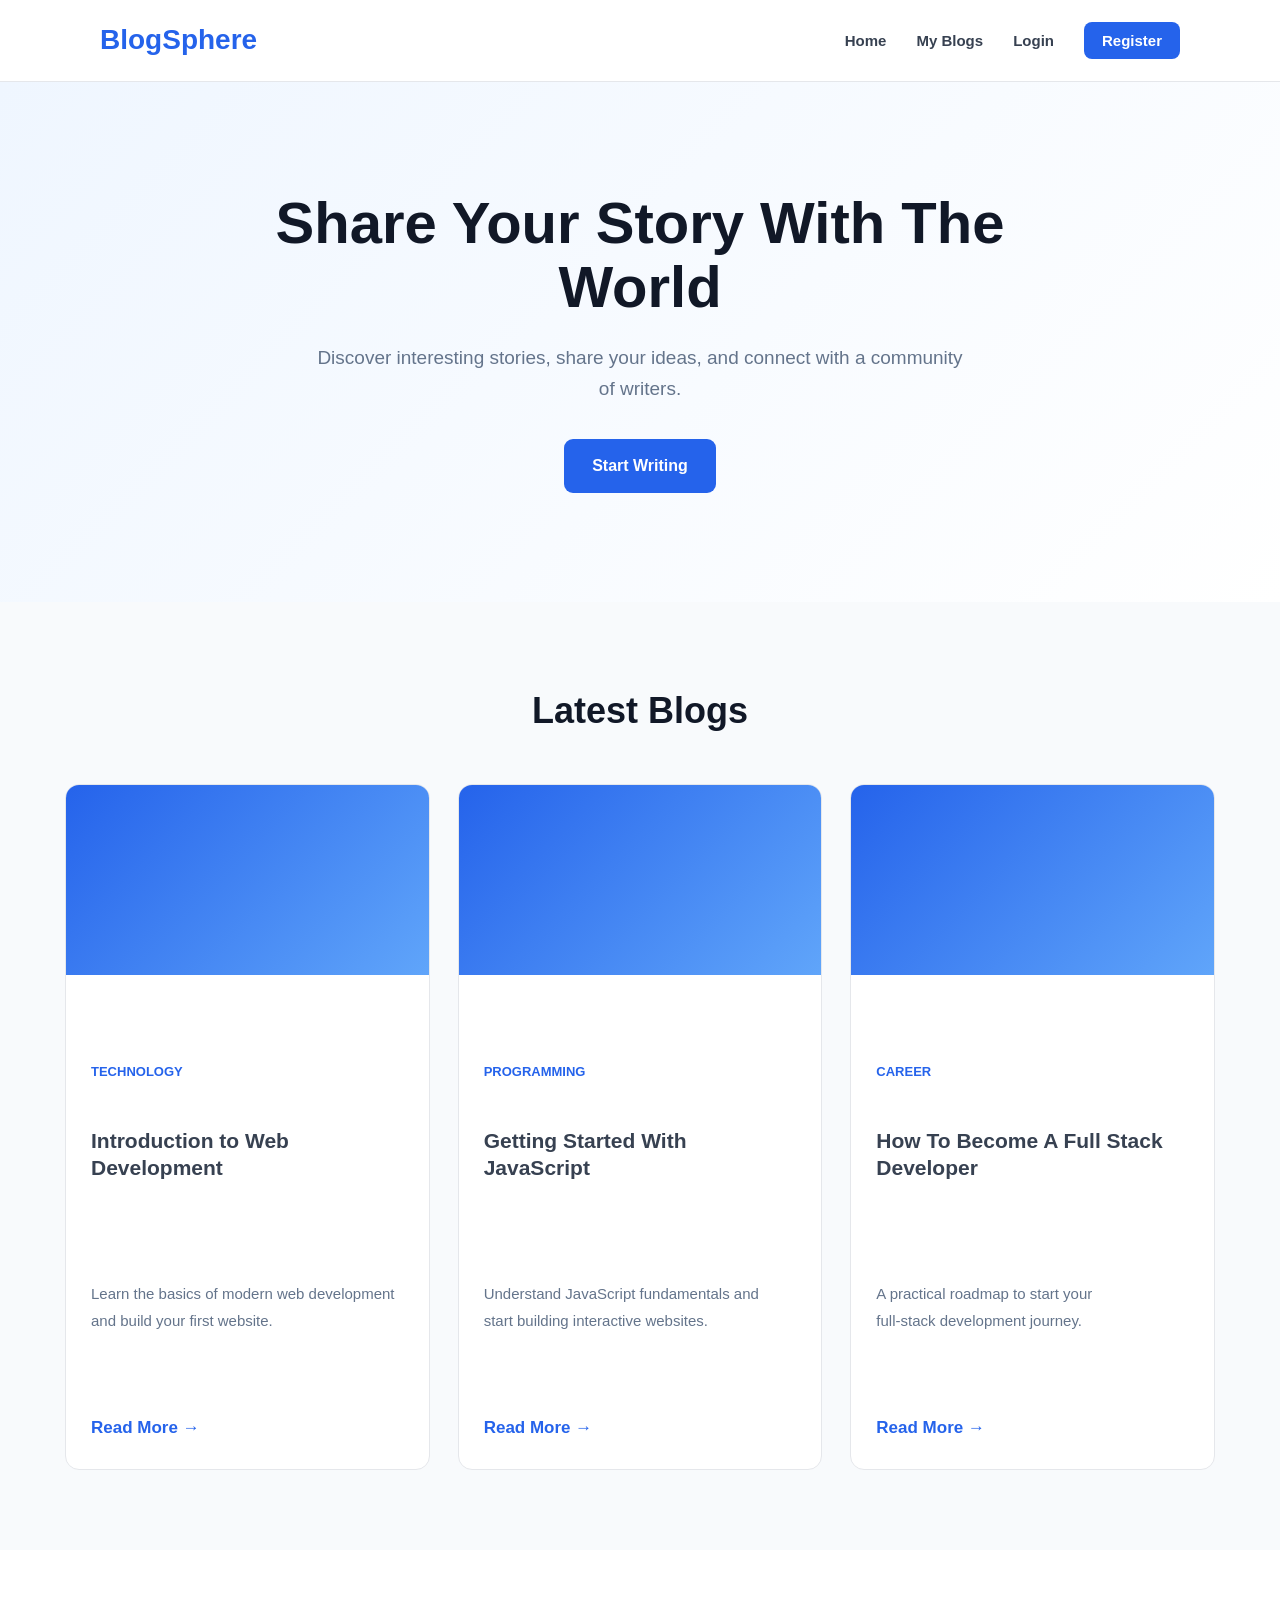
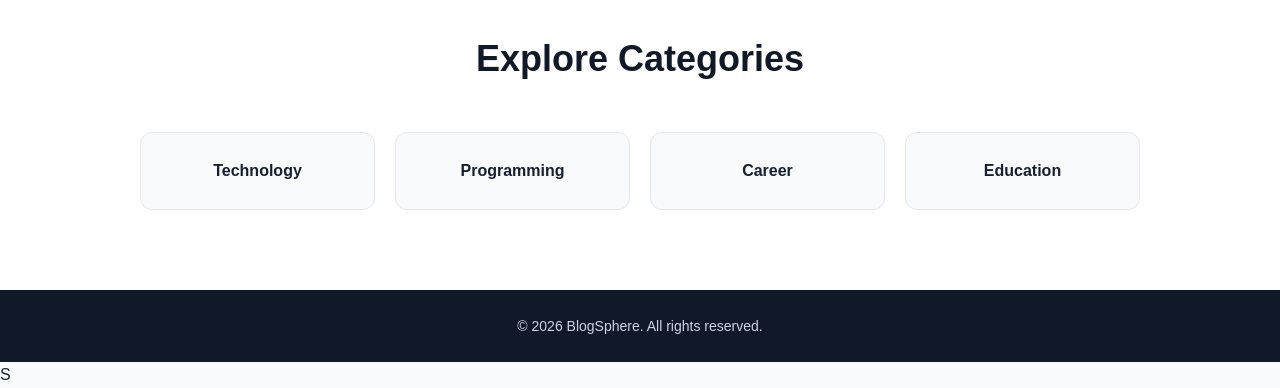
<file: frontend/index.html>
<!DOCTYPE html>
<html lang="en">
<head>
    <meta charset="UTF-8">
    <meta name="viewport" content="width=device-width, initial-scale=1.0">

    <title>BlogSphere - Modern Blog Platform</title>

    <link rel="stylesheet" href="style.css">
</head>

<body>

    <!-- Navbar -->
    <header>
        <nav class="navbar">
            <div class="logo">
                BlogSphere
            </div>

            <ul class="nav-links">
                <li><a href="index.html">Home</a></li>
                <li><a href="blog.html">My Blogs</a></li>
                <li><a href="login.html">Login</a></li>
                <li><a href="registration.html" class="register-btn">Register</a></li>
            </ul>
        </nav>
    </header>

    <!-- Hero Section -->
    <main>

        <section class="hero">
            <div class="hero-content">
                <h1>Share Your Story With The World</h1>

                <p>
                    Discover interesting stories, share your ideas,
                    and connect with a community of writers.
                </p>

                <a href="blog-create.html" class="primary-btn">
                    Start Writing
                </a>
            </div>
        </section>

        <!-- Latest Blogs -->
        <section id="blogs" class="blogs-section">

            <h2>Latest Blogs</h2>

            <div class="blog-container">

                <article class="blog-card">
                    <div class="blog-image"></div>

                    <div class="blog-content">
                        <span>Technology</span>

                        <h3>Introduction to Web Development</h3>

                        <p>
                            Learn the basics of modern web development
                            and build your first website.
                        </p>

                        <a href="blog.html">Read More →</a>
                    </div>
                </article>

                <article class="blog-card">
                    <div class="blog-image"></div>

                    <div class="blog-content">
                        <span>Programming</span>

                        <h3>Getting Started With JavaScript</h3>

                        <p>
                            Understand JavaScript fundamentals and
                            start building interactive websites.
                        </p>

                        <a href="blog.html">Read More →</a>
                    </div>
                </article>

                <article class="blog-card">
                    <div class="blog-image"></div>

                    <div class="blog-content">
                        <span>Career</span>

                        <h3>How To Become A Full Stack Developer</h3>

                        <p>
                            A practical roadmap to start your
                            full-stack development journey.
                        </p>

                        <a href="blog.html">Read More →</a>
                    </div>
                </article>

            </div>

        </section>

        <!-- Categories -->
        <section id="categories" class="categories-section">

            <h2>Explore Categories</h2>

            <div class="categories">
                <div>Technology</div>
                <div>Programming</div>
                <div>Career</div>
                <div>Education</div>
            </div>

        </section>

    </main>

    <!-- Footer -->
    <footer>
        <p>© 2026 BlogSphere. All rights reserved.</p>
    </footer>
S
    <script src="js/main.js"></script>

</body>
</html>
</file>
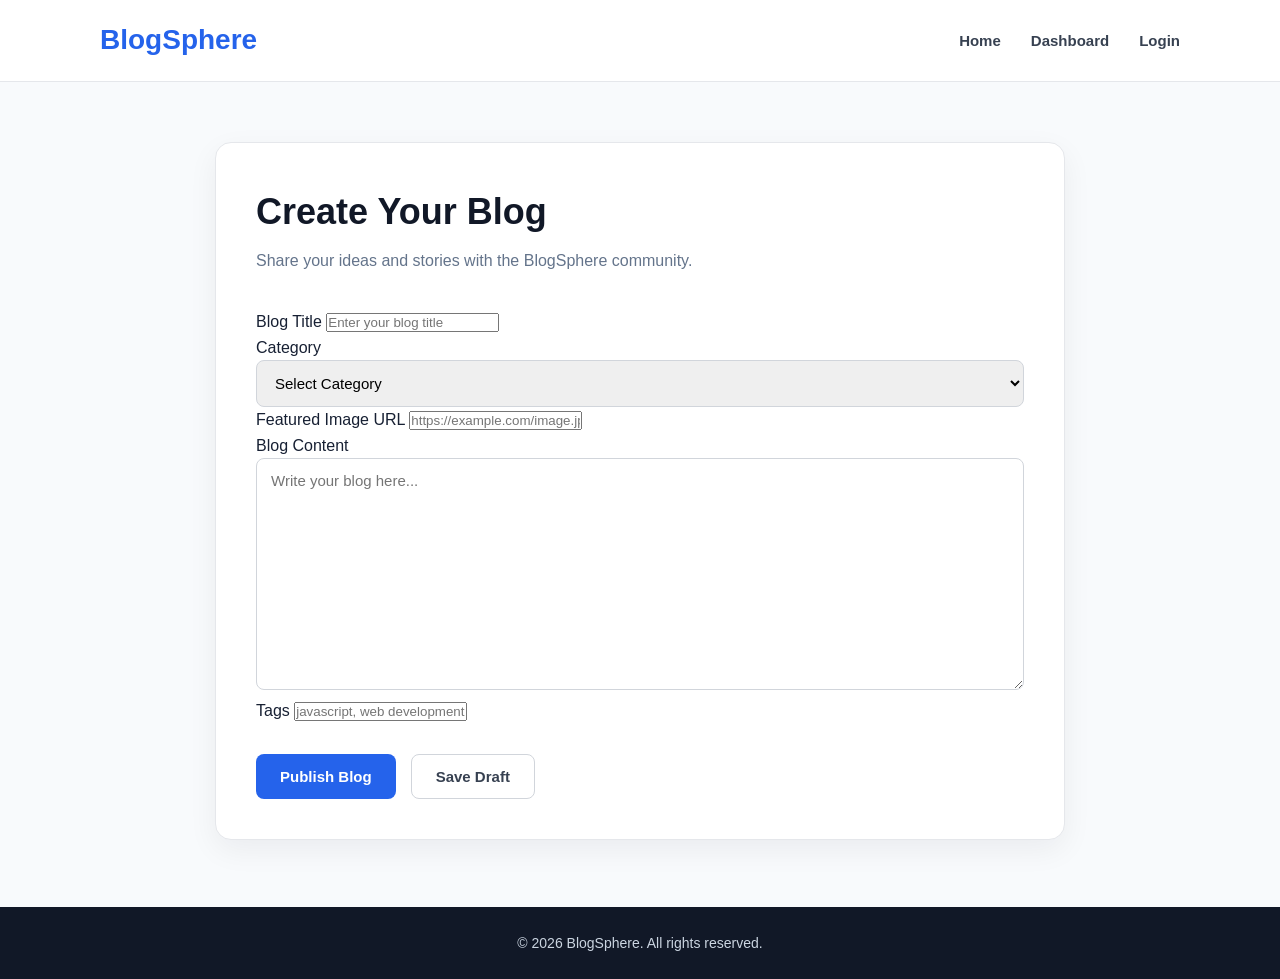
<file: frontend/blog-create.html>
<!DOCTYPE html>
<html lang="en">
<head>
    <meta charset="UTF-8">
    <meta name="viewport" content="width=device-width, initial-scale=1.0">

    <title>Create Blog - BlogSphere</title>

    <link rel="stylesheet" href="style.css">
</head>

<body>

    <!-- Navbar -->
    <header>
        <nav class="navbar">

            <div class="logo">
                BlogSphere
            </div>

            <ul class="nav-links">
                <li><a href="index.html">Home</a></li>
                <li><a href="dashboard.html">Dashboard</a></li>
                <li><a href="login.html">Login</a></li>
            </ul>

        </nav>
    </header>


    <!-- Create Blog -->
    <main class="create-blog-page">

        <div class="create-blog-container">

            <div class="create-blog-header">
                <h1>Create Your Blog</h1>

                <p>
                    Share your ideas and stories with the BlogSphere community.
                </p>
            </div>


            <form id="blogForm">

                <!-- Blog Title -->
                <div class="form-group">
                    <label for="title">Blog Title</label>

                    <input
                        type="text"
                        id="title"
                        placeholder="Enter your blog title"
                        required
                    >
                </div>


                <!-- Category -->
                <div class="form-group">
                    <label for="category">Category</label>

                    <select id="category" required>

                        <option value="">
                            Select Category
                        </option>

                        <option value="Technology">
                            Technology
                        </option>

                        <option value="Programming">
                            Programming
                        </option>

                        <option value="Education">
                            Education
                        </option>

                        <option value="Career">
                            Career
                        </option>

                        <option value="Lifestyle">
                            Lifestyle
                        </option>

                    </select>
                </div>


                <!-- Image URL -->
                <div class="form-group">
                    <label for="image">Featured Image URL</label>

                    <input
                        type="url"
                        id="image"
                        placeholder="https://example.com/image.jpg"
                    >
                </div>


                <!-- Blog Content -->
                <div class="form-group">
                    <label for="content">Blog Content</label>

                    <textarea
                        id="content"
                        rows="12"
                        placeholder="Write your blog here..."
                        required
                    ></textarea>
                </div>


                <!-- Tags -->
                <div class="form-group">
                    <label for="tags">Tags</label>

                    <input
                        type="text"
                        id="tags"
                        placeholder="javascript, web development, coding"
                    >
                </div>


                <!-- Buttons -->
                <div class="blog-form-buttons">

                    <button
                        type="submit"
                        class="publish-btn">
                        Publish Blog
                    </button>

                    <button
                        type="button"
                        class="draft-btn">
                        Save Draft
                    </button>

                </div>

            </form>

        </div>

    </main>


    <footer>
        <p>© 2026 BlogSphere. All rights reserved.</p>
    </footer>


    <script src="js/main.js"></script>

</body>
</html>
</file>
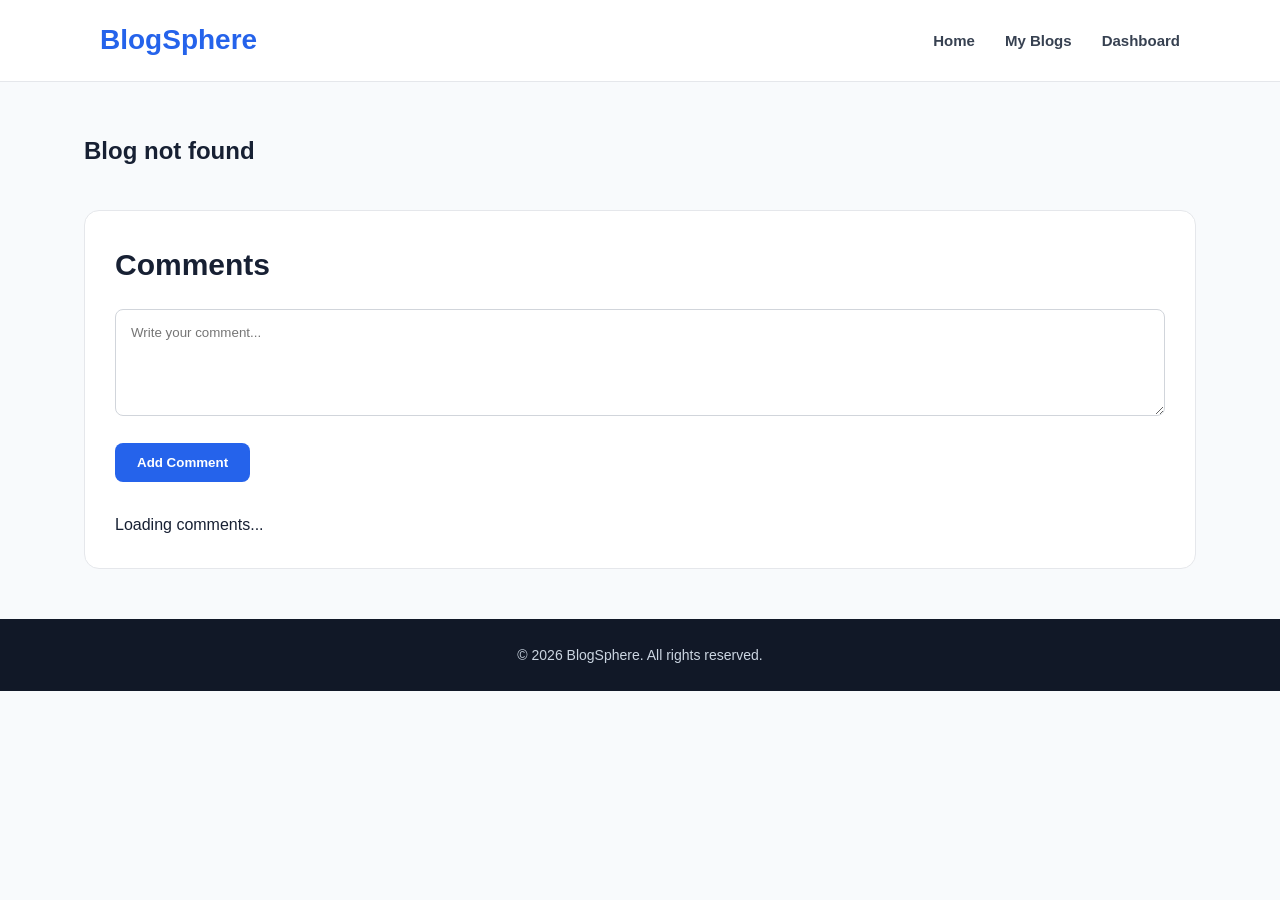
<file: frontend/blog-details.html>
<!DOCTYPE html>
<html lang="en">

<head>
    <meta charset="UTF-8">
    <meta name="viewport" content="width=device-width, initial-scale=1.0">

    <title>Blog Details - BlogSphere</title>

    <link rel="stylesheet" href="style.css">
</head>

<body>

    <!-- Navbar -->

    <header>
        <nav class="navbar">

            <div class="logo">
                BlogSphere
            </div>

            <ul class="nav-links">

                <li>
                    <a href="index.html">Home</a>
                </li>

                <li>
                    <a href="blog.html">My Blogs</a>
                </li>

                <li>
                    <a href="dashboard.html">Dashboard</a>
                </li>

            </ul>

        </nav>
    </header>


    <!-- Blog Details -->

    <main class="blog-details-page">

        <article id="blogDetails">

            <p>Loading blog...</p>

        </article>


        <!-- Comments Section -->

        <section class="comments-section">

            <h2>Comments</h2>


            <!-- Add Comment -->

            <form id="commentForm">

                <textarea
                    id="commentInput"
                    placeholder="Write your comment..."
                    rows="5"
                    required
                ></textarea>


                <button type="submit">
                    Add Comment
                </button>

            </form>


            <!-- Comments List -->

            <div id="commentsList">

                <p>Loading comments...</p>

            </div>

        </section>

    </main>


    <!-- Footer -->

    <footer>

        <p>
            © 2026 BlogSphere. All rights reserved.
        </p>

    </footer>


    <script src="js/main.js"></script>

</body>

</html>
</file>
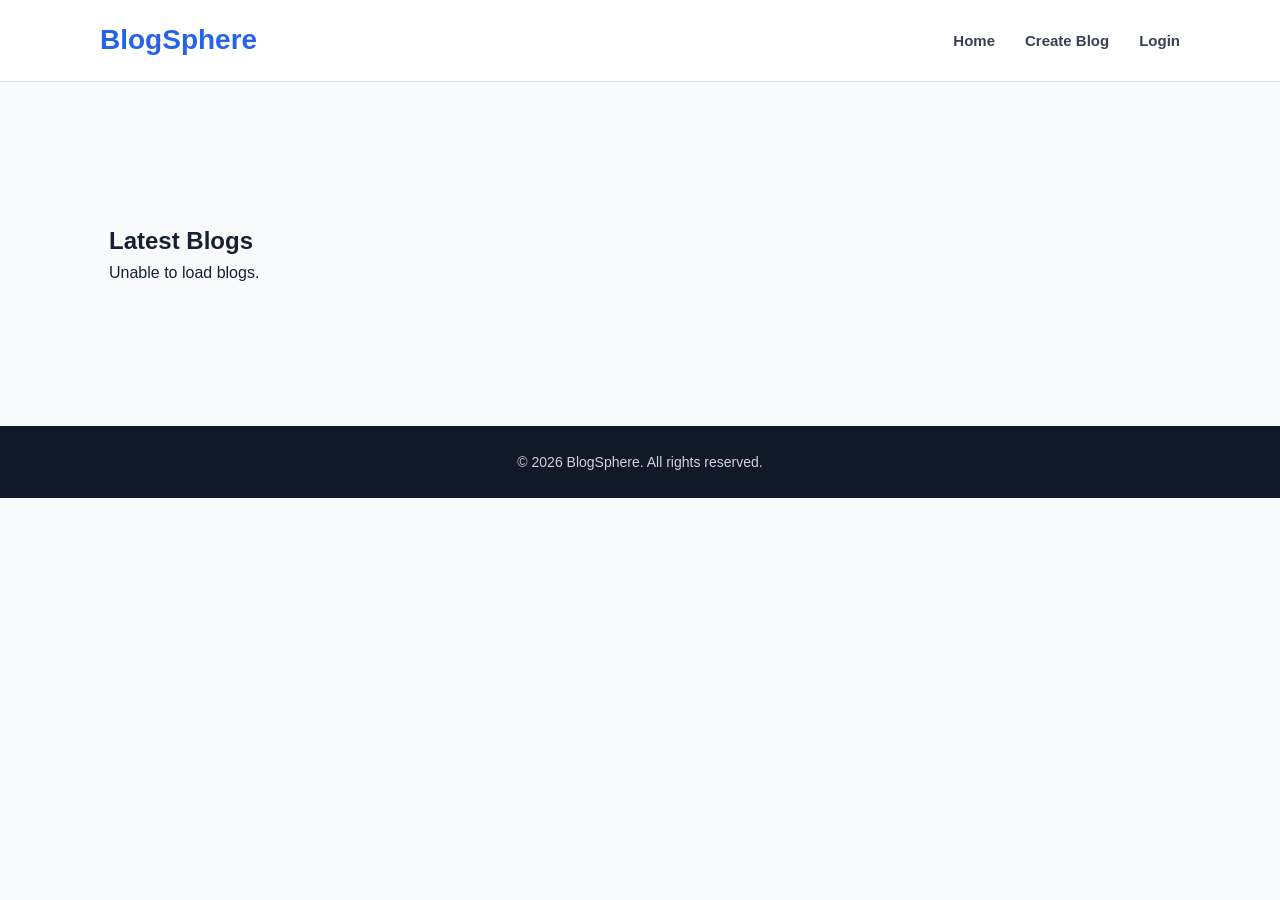
<file: frontend/blog.html>
<!DOCTYPE html>
<html lang="en">
<head>
    <meta charset="UTF-8">
    <meta name="viewport" content="width=device-width, initial-scale=1.0">

    <title>Blog - BlogSphere</title>

    <link rel="stylesheet" href="style.css">
</head>

<body>

    <!-- Navbar -->
    <header>
        <nav class="navbar">

            <div class="logo">
                BlogSphere
            </div>

            <ul class="nav-links">
                <li><a href="index.html">Home</a></li>
                <li><a href="blog-create.html">Create Blog</a></li>
                <li><a href="login.html">Login</a></li>
            </ul>

        </nav>
    </header>


    <!-- Blog Details -->
    <main class="blog-page">

    <section class="blogs-section">

        <h1>Latest Blogs</h1>

        <div id="blogsList">
            <p>Loading blogs...</p>
        </div>

    </section>

</main>

    <!-- Footer -->
    <footer>
        <p>© 2026 BlogSphere. All rights reserved.</p>
    </footer>


    <script src="js/main.js"></script>

</body>
</html>
</file>
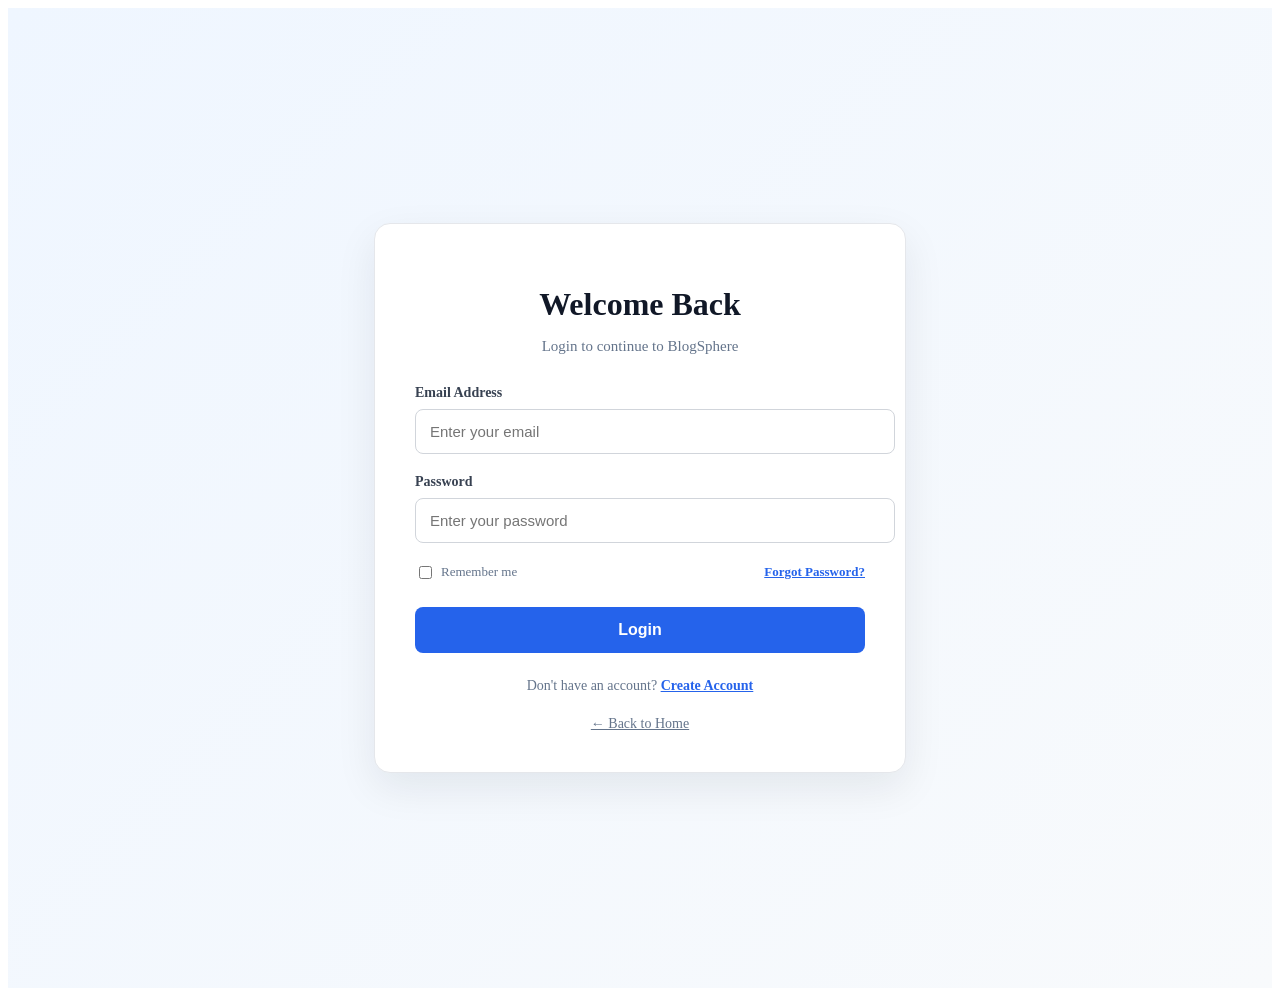
<file: frontend/dashboard.html>
<!DOCTYPE html>
<html lang="en">
<head>
    <meta charset="UTF-8">
    <meta name="viewport" content="width=device-width, initial-scale=1.0">

    <title>Dashboard - BlogSphere</title>

    <link rel="stylesheet" href="style.css">
</head>

<body>

    <header>
        <nav class="navbar">

            <div class="logo">
                BlogSphere
            </div>

            <ul class="nav-links">
                <li><a href="index.html">Home</a></li>
                <a href="blog.html">My Blogs</a>
                <li><a href="blog-create.html">Create Blog</a></li>
                <li>
                    <button id="logoutBtn" class="logout-btn">
                        Logout
                    </button>
                </li>
            </ul>

        </nav>
    </header>


    <main class="dashboard-page">

        <div class="dashboard-container">

            <div class="dashboard-header">

                <div>
                    <h1>Dashboard</h1>
                    <p id="welcomeUser">
                        Welcome back!
                    </p>
                </div>

                <a href="blog-create.html" class="primary-btn">
                    + Create Blog
                </a>

            </div>


            <!-- Statistics -->

            <div class="dashboard-stats">

                <div class="stat-card">
                    <h3 id="totalBlogs">0</h3>
                    <p>Total Blogs</p>
                </div>

                <div class="stat-card">
                    <h3 id="publishedBlogs">0</h3>
                    <p>Published</p>
                </div>

                <div class="stat-card">
                    <h3 id="draftBlogs">0</h3>
                    <p>Drafts</p>
                </div>

            </div>


            <!-- My Blogs -->

            <section class="my-blogs">

                <div class="section-heading">

                    <h2>My Blogs</h2>

                    <a href="blog-create.html">
                        Create New
                    </a>

                </div>


                <div id="myBlogsList">

                    <div class="empty-state">

                        <h3>No blogs yet</h3>

                        <p>
                            You haven't created any blog posts yet.
                        </p>

                        <a
                            href="blog-create.html"
                            class="primary-btn">
                            Write Your First Blog
                        </a>

                    </div>

                </div>

            </section>

        </div>

    </main>


    <footer>
        <p>© 2026 BlogSphere. All rights reserved.</p>
    </footer>


    <script src="js/main.js"></script>

</body>
</html>
</file>
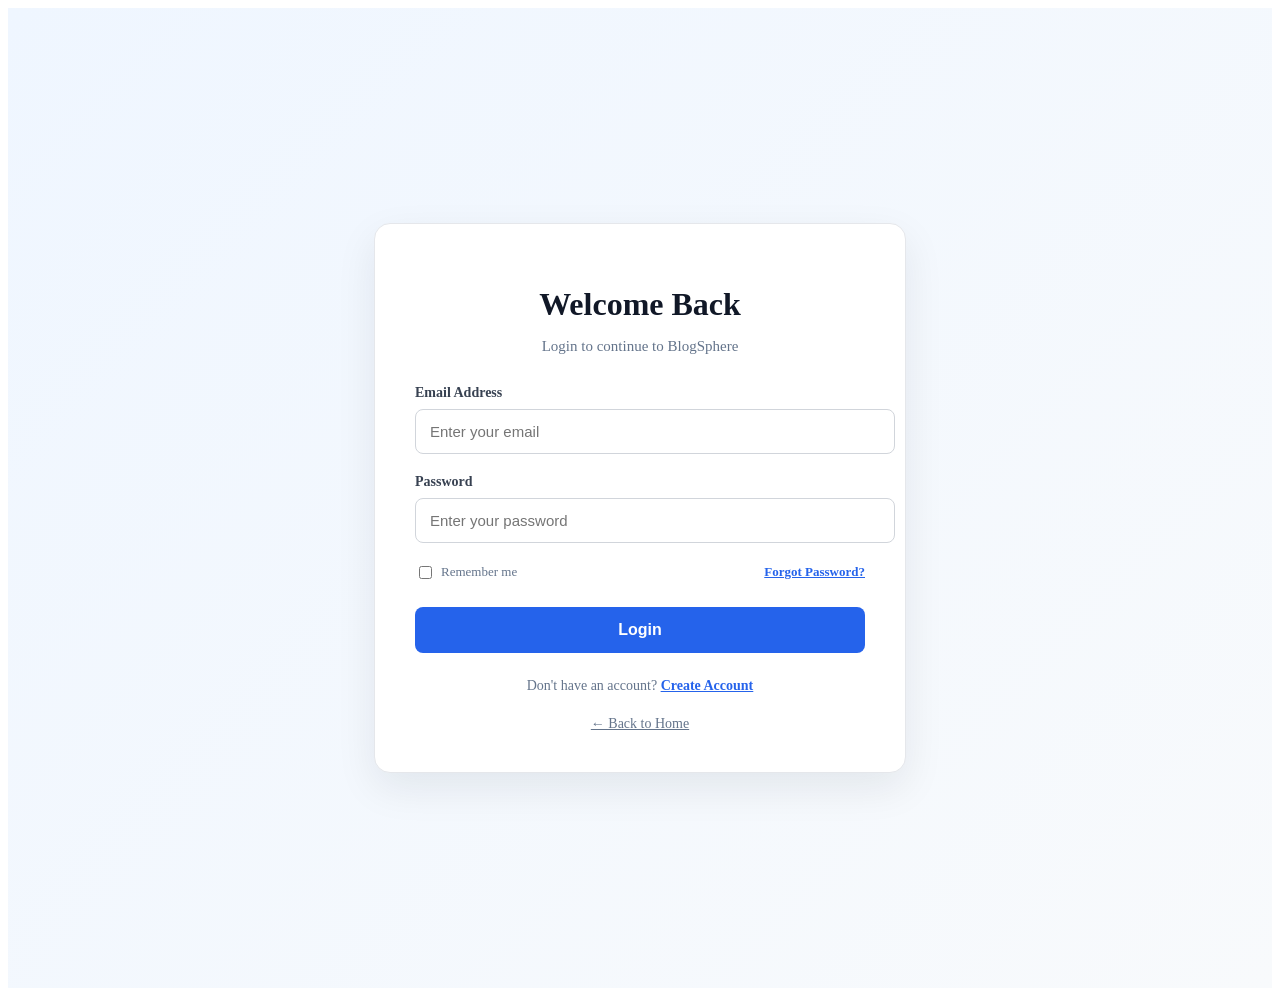
<file: frontend/edit-blog.html>
<!DOCTYPE html>
<html lang="en">
<head>
    <meta charset="UTF-8">
    <meta name="viewport" content="width=device-width, initial-scale=1.0">
    <title>Edit Blog - BlogSphere</title>
    <link rel="stylesheet" href="style.css">
</head>

<body>

    <header>
        <nav class="navbar">
            <div class="logo">BlogSphere</div>

            <ul class="nav-links">
                <li><a href="index.html">Home</a></li>
                <li><a href="blogs.html">Blogs</a></li>
                <li><a href="dashboard.html">Dashboard</a></li>
            </ul>
        </nav>
    </header>

    <main class="dashboard-page">

        <div class="dashboard-container">

            <h1>Edit Blog</h1>

            <form id="editBlogForm">

                <input
                    type="text"
                    id="editTitle"
                    placeholder="Blog Title"
                    required
                >

                <select id="editCategory" required>
                    <option value="">Select Category</option>
                    <option value="Technology">Technology</option>
                    <option value="Programming">Programming</option>
                    <option value="AI">AI</option>
                    <option value="Lifestyle">Lifestyle</option>
                </select>

                <input
                    type="text"
                    id="editImage"
                    placeholder="Image URL"
                >

                <textarea
                    id="editContent"
                    rows="12"
                    placeholder="Write your blog..."
                    required
                ></textarea>

                <input
                    type="text"
                    id="editTags"
                    placeholder="javascript,nodejs,mongodb"
                >

                <select id="editStatus">
                    <option value="published">Published</option>
                    <option value="draft">Draft</option>
                </select>

                <button type="submit">
                    Update Blog
                </button>

            </form>

        </div>

    </main>

    <script src="js/main.js"></script>

</body>
</html>
</file>
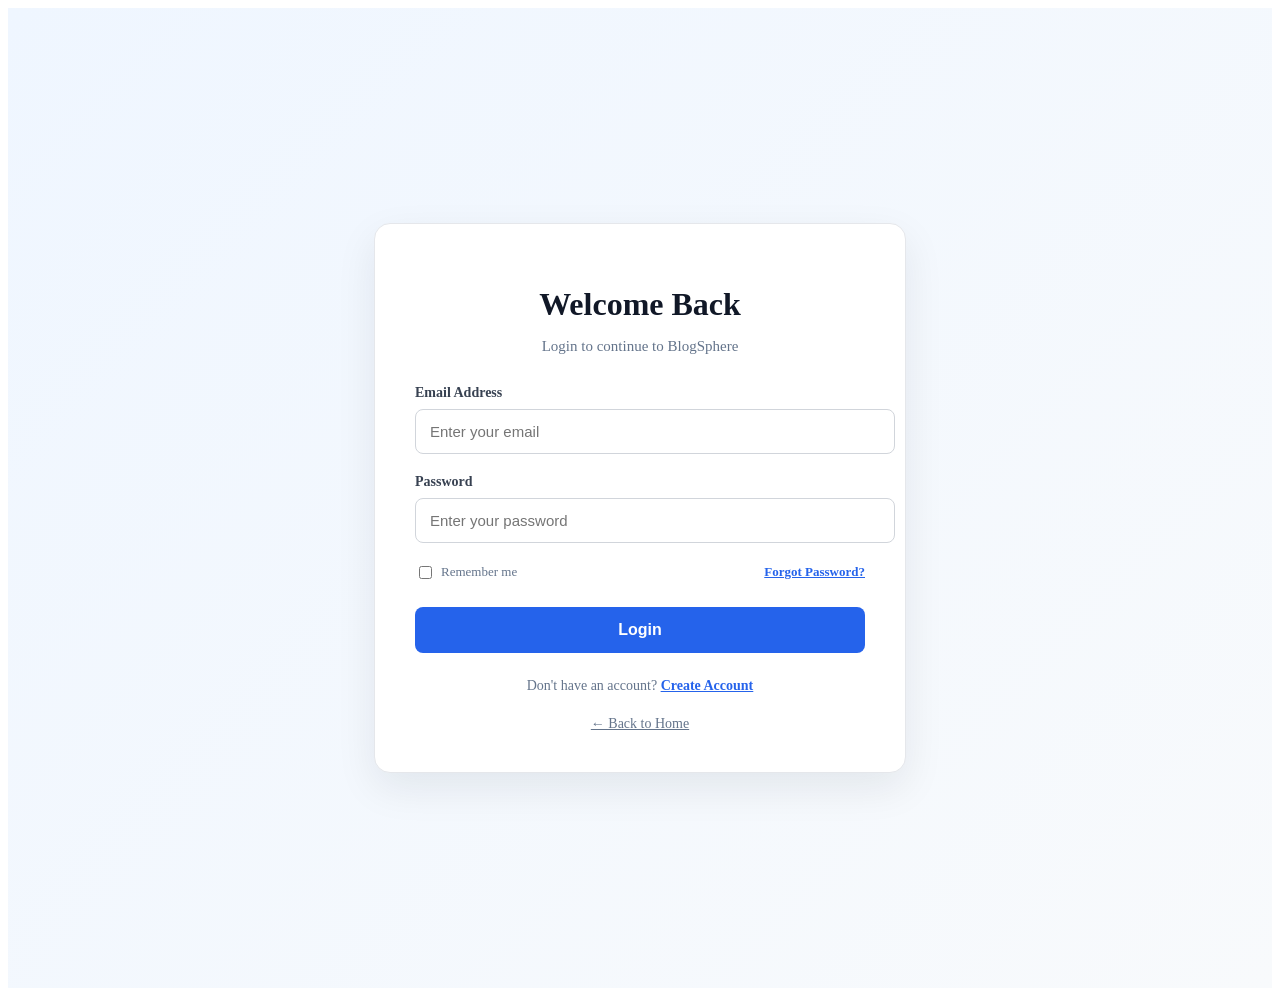
<file: frontend/login.html>
<!DOCTYPE html>
<html lang="en">
<head>
    <meta charset="UTF-8">
    <meta name="viewport" content="width=device-width, initial-scale=1.0">

    <title>Login - BlogSphere</title>

    <link rel="stylesheet" href="login.css">
</head>

<body>

    <!-- Login Page -->
    <main class="auth-page">

        <div class="auth-container">

            <div class="auth-header">
                <h1>Welcome Back</h1>
                <p>Login to continue to BlogSphere</p>
            </div>

            <form id="loginForm">

                <div class="form-group">
                    <label for="email">Email Address</label>
                    <input
                        type="email"
                        id="email"
                        placeholder="Enter your email"
                        required
                    >
                </div>

                <div class="form-group">
                    <label for="password">Password</label>
                    <input
                        type="password"
                        id="password"
                        placeholder="Enter your password"
                        required
                    >
                </div>

                <div class="form-options">
                    <label>
                        <input type="checkbox">
                        Remember me
                    </label>

                    <a href="#">Forgot Password?</a>
                </div>

                <button type="submit" class="login-btn">
                    Login
                </button>

            </form>

            <div class="auth-footer">
                <p>
                    Don't have an account?
                    <a href="registration.html">Create Account</a>
                </p>
            </div>

            <div class="back-home">
                <a href="index.html">← Back to Home</a>
            </div>

        </div>

    </main>

    <script src="js/main.js"></script>

</body>
</html>
</file>
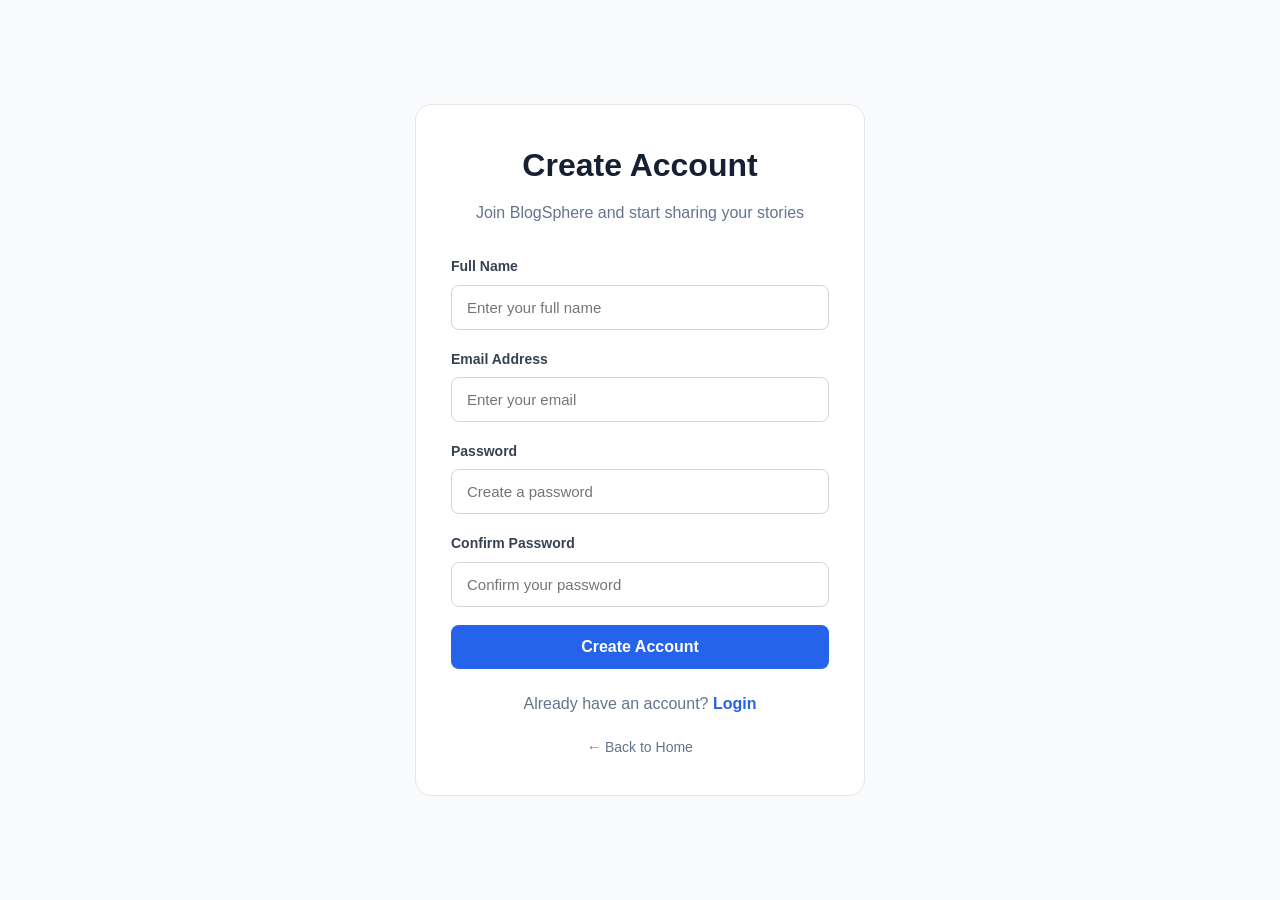
<file: frontend/registration.html>
<!DOCTYPE html>
<html lang="en">
<head>
    <meta charset="UTF-8">
    <meta name="viewport" content="width=device-width, initial-scale=1.0">

    <title>Register - BlogSphere</title>

    <link rel="stylesheet" href="style.css">
</head>

<body>

    <main class="auth-page">

        <div class="auth-container">

            <div class="auth-header">
                <h1>Create Account</h1>
                <p>Join BlogSphere and start sharing your stories</p>
            </div>

            <form id="registerForm">

                <div class="form-group">
                    <label for="name">Full Name</label>
                    <input
                        type="text"
                        id="name"
                        placeholder="Enter your full name"
                        required
                    >
                </div>

                <div class="form-group">
                    <label for="email">Email Address</label>
                    <input
                        type="email"
                        id="email"
                        placeholder="Enter your email"
                        required
                    >
                </div>

                <div class="form-group">
                    <label for="password">Password</label>
                    <input
                        type="password"
                        id="password"
                        placeholder="Create a password"
                        required
                    >
                </div>

                <div class="form-group">
                    <label for="confirmPassword">Confirm Password</label>
                    <input
                        type="password"
                        id="confirmPassword"
                        placeholder="Confirm your password"
                        required
                    >
                </div>

                <button type="submit" class="login-btn">
                    Create Account
                </button>

            </form>

            <div class="auth-footer">
                <p>
                    Already have an account?
                    <a href="login.html">Login</a>
                </p>
            </div>

            <div class="back-home">
                <a href="index.html">← Back to Home</a>
            </div>

        </div>

    </main>

    <script src="js/main.js"></script>

</body>
</html>
</file>
<file: frontend/style.css>
/* =========================
   Global
========================= */

* {
  margin: 0;
  padding: 0;
  box-sizing: border-box;
}

html {
  scroll-behavior: smooth;
}

body {
  font-family: Arial, Helvetica, sans-serif;
  background: #f8fafc;
  color: #172033;
  line-height: 1.6;
}

a {
  text-decoration: none;
}

ul {
  list-style: none;
}

/* =========================
   Navbar
========================= */

header {
  background: #ffffff;
  border-bottom: 1px solid #e5e7eb;
  position: sticky;
  top: 0;
  z-index: 1000;
}

.navbar {
  max-width: 1200px;
  margin: auto;
  min-height: 75px;
  padding: 0 25px;

  display: flex;
  align-items: center;
  justify-content: space-between;
}

.logo {
  font-size: 28px;
  font-weight: 800;
  color: #2563eb;
}

.nav-links {
  display: flex;
  align-items: center;
  gap: 30px;
}

.nav-links a {
  color: #374151;
  font-size: 15px;
  font-weight: 600;
  transition: 0.3s;
}

.nav-links a:hover {
  color: #2563eb;
}

.register-btn {
  background: #2563eb;
  color: white !important;
  padding: 10px 18px;
  border-radius: 8px;
}

.register-btn:hover {
  background: #1d4ed8;
}

/* =========================
   Hero
========================= */

.hero {
  min-height: 520px;
  background: linear-gradient(135deg, #eff6ff, #ffffff);

  display: flex;
  align-items: center;
  justify-content: center;
  text-align: center;

  padding: 70px 20px;
}

.hero-content {
  max-width: 750px;
}

.hero h1 {
  font-size: 58px;
  line-height: 1.1;
  margin-bottom: 25px;
  color: #111827;
}

.hero p {
  font-size: 19px;
  color: #64748b;
  max-width: 650px;
  margin: 0 auto 35px;
}

.primary-btn {
  display: inline-block;
  background: #2563eb;
  color: white;
  padding: 14px 28px;
  border-radius: 9px;
  font-weight: 700;
  transition: 0.3s;
}

.primary-btn:hover {
  background: #1d4ed8;
  transform: translateY(-2px);
}

/* =========================
   Blog Section
========================= */

.blogs-section {
  max-width: 1200px;
  margin: auto;
  padding: 80px 25px;
}

.blogs-section h2,
.categories-section h2 {
  text-align: center;
  font-size: 36px;
  margin-bottom: 45px;
  color: #111827;
}

.blog-container {
  display: grid;
  grid-template-columns: repeat(3, 1fr);
  gap: 28px;
}

.blog-card {
  background: white;
  border: 1px solid #e5e7eb;
  border-radius: 14px;
  overflow: hidden;

  transition: 0.3s;
}

.blog-card:hover {
  transform: translateY(-7px);
  box-shadow: 0 15px 35px rgba(15, 23, 42, 0.1);
}

.blog-image {
  height: 190px;
  background: linear-gradient(135deg, #2563eb, #60a5fa);
}

.blog-content {
  padding: 25px;
}

.blog-content span {
  color: #2563eb;
  font-size: 13px;
  font-weight: 700;
  text-transform: uppercase;
}

.blog-content h3 {
  font-size: 21px;
  line-height: 1.3;
  margin: 10px 0;
}

.blog-content p {
  color: #64748b;
  font-size: 15px;
  margin-bottom: 18px;
}

.blog-content a {
  color: #2563eb;
  font-weight: 700;
}

.blog-content a:hover {
  text-decoration: underline;
}

/* =========================
   Categories
========================= */

.categories-section {
  background: #ffffff;
  padding: 80px 25px;
}

.categories {
  max-width: 1000px;
  margin: auto;

  display: grid;
  grid-template-columns: repeat(4, 1fr);
  gap: 20px;
}

.categories div {
  padding: 25px;
  text-align: center;

  background: #f8fafc;
  border: 1px solid #e5e7eb;
  border-radius: 12px;

  font-weight: 700;
  cursor: pointer;

  transition: 0.3s;
}

.categories div:hover {
  background: #2563eb;
  color: white;
  transform: translateY(-4px);
}

/* =========================
   Footer
========================= */

footer {
  background: #111827;
  color: #cbd5e1;
  text-align: center;
  padding: 25px;
  font-size: 14px;
}

/* =========================
   Responsive Design
========================= */

@media (max-width: 900px) {
  .hero h1 {
    font-size: 45px;
  }

  .blog-container {
    grid-template-columns: repeat(2, 1fr);
  }

  .categories {
    grid-template-columns: repeat(2, 1fr);
  }
}

@media (max-width: 650px) {
  .navbar {
    flex-direction: column;
    padding: 18px;
    gap: 15px;
  }

  .nav-links {
    gap: 15px;
    flex-wrap: wrap;
    justify-content: center;
  }

  .hero {
    min-height: 450px;
  }

  .hero h1 {
    font-size: 36px;
  }

  .hero p {
    font-size: 16px;
  }

  .blog-container {
    grid-template-columns: 1fr;
  }

  .categories {
    grid-template-columns: 1fr;
  }
}

/* =========================================
    REGISTRATION PAGE
========================================= */

.auth-page {
    min-height: 100vh;
    display: flex;
    justify-content: center;
    align-items: center;
    padding: 40px 20px;
    box-sizing: border-box;
}

.auth-container {
    width: 100%;
    max-width: 450px;
    padding: 35px;
    background: #ffffff;
    border: 1px solid #e5e7eb;
    border-radius: 16px;
    box-sizing: border-box;
}

.auth-header {
    text-align: center;
    margin-bottom: 30px;
}

.auth-header h1 {
    margin: 0 0 10px;
    font-size: 32px;
}

.auth-header p {
    margin: 0;
    color: #64748b;
    line-height: 1.5;
}

#registerForm {
    display: flex;
    flex-direction: column;
    gap: 18px;
}

#registerForm .form-group {
    display: flex;
    flex-direction: column;
    gap: 7px;
}

#registerForm label {
    font-size: 14px;
    font-weight: 600;
    color: #374151;
}

#registerForm input {
    width: 100%;
    padding: 13px 15px;
    box-sizing: border-box;

    border: 1px solid #d1d5db;
    border-radius: 8px;

    font-size: 15px;
    font-family: inherit;

    transition: border-color 0.2s, box-shadow 0.2s;
}

#registerForm input:focus {
    outline: none;
    border-color: #2563eb;
    box-shadow: 0 0 0 3px rgba(37, 99, 235, 0.12);
}

.login-btn {
    width: 100%;
    padding: 13px 20px;

    border: none;
    border-radius: 8px;

    background: #2563eb;
    color: #ffffff;

    font-size: 16px;
    font-weight: 600;

    cursor: pointer;

    transition: 0.2s ease;
}

.login-btn:hover {
    background: #1d4ed8;
    transform: translateY(-1px);
}

.auth-footer {
    text-align: center;
    margin-top: 22px;
}

.auth-footer p {
    color: #64748b;
    margin: 0;
}

.auth-footer a {
    color: #2563eb;
    font-weight: 600;
    text-decoration: none;
}

.auth-footer a:hover {
    text-decoration: underline;
}

.back-home {
    text-align: center;
    margin-top: 18px;
}

.back-home a {
    color: #64748b;
    text-decoration: none;
    font-size: 14px;
}

.back-home a:hover {
    color: #2563eb;
}


/* =========================================
   REGISTER — MOBILE
========================================= */

@media (max-width: 600px) {

    .auth-page {
        padding: 25px 15px;
    }

    .auth-container {
        padding: 25px 20px;
        border-radius: 12px;
    }

    .auth-header h1 {
        font-size: 27px;
    }

    .auth-header p {
        font-size: 14px;
    }

    #registerForm input {
        padding: 12px;
    }

    .login-btn {
        padding: 12px;
    }
}


/* =========================================
   REGISTER — SMALL MOBILE
========================================= */

@media (max-width: 400px) {

    .auth-container {
        padding: 22px 16px;
    }

    .auth-header h1 {
        font-size: 24px;
    }
}


/* =========================
   Create Blog Page
========================= */

.create-blog-page {
  min-height: calc(100vh - 75px);

  padding: 60px 20px;

  background: #f8fafc;
}

.create-blog-container {
  max-width: 850px;

  margin: auto;

  background: #ffffff;

  padding: 40px;

  border-radius: 16px;

  border: 1px solid #e5e7eb;

  box-shadow: 0 10px 30px rgba(15, 23, 42, 0.06);
}

.create-blog-header {
  margin-bottom: 35px;
}

.create-blog-header h1 {
  font-size: 36px;

  color: #111827;

  margin-bottom: 8px;
}

.create-blog-header p {
  color: #64748b;
}

/* Input & Select */

.form-group select,
.form-group textarea {
  width: 100%;

  padding: 13px 14px;

  border: 1px solid #d1d5db;

  border-radius: 8px;

  font-size: 15px;

  font-family: inherit;

  outline: none;

  transition: 0.3s;
}

.form-group select:focus,
.form-group textarea:focus {
  border-color: #2563eb;

  box-shadow: 0 0 0 3px rgba(37, 99, 235, 0.1);
}

.form-group textarea {
  resize: vertical;
}

/* Buttons */

.blog-form-buttons {
  display: flex;

  gap: 15px;

  margin-top: 30px;
}

.publish-btn,
.draft-btn {
  padding: 13px 24px;

  border-radius: 8px;

  font-size: 15px;

  font-weight: 700;

  cursor: pointer;

  transition: 0.3s;
}

.publish-btn {
  border: none;

  background: #2563eb;

  color: white;
}

.publish-btn:hover {
  background: #1d4ed8;
}

.draft-btn {
  background: white;

  color: #374151;

  border: 1px solid #d1d5db;
}

.draft-btn:hover {
  background: #f3f4f6;
}

/* Mobile */

@media (max-width: 600px) {
  .create-blog-container {
    padding: 25px 20px;
  }

  .create-blog-header h1 {
    font-size: 28px;
  }

  .blog-form-buttons {
    flex-direction: column;
  }

  .publish-btn,
  .draft-btn {
    width: 100%;
  }
}

/* =========================
   Single Blog Page
========================= */

.blog-page {
  max-width: 950px;
  margin: auto;
  padding: 60px 20px;
}

.single-blog {
  background: #ffffff;
  border: 1px solid #e5e7eb;
  border-radius: 16px;
  overflow: hidden;
}

.single-blog-header {
  padding: 45px 50px 30px;
}

.blog-category {
  display: inline-block;
  background: #eff6ff;
  color: #2563eb;
  padding: 6px 12px;
  border-radius: 20px;
  font-size: 13px;
  font-weight: 700;
  margin-bottom: 15px;
}

.single-blog-header h1 {
  font-size: 42px;
  line-height: 1.2;
  color: #111827;
  margin-bottom: 18px;
}

.blog-meta {
  display: flex;
  gap: 10px;
  color: #64748b;
  font-size: 14px;
}

.single-blog-image {
  width: 100%;
  height: 450px;
}

.single-blog-image img {
  width: 100%;
  height: 100%;
  object-fit: cover;
}

.single-blog-content {
  padding: 40px 50px;
}

.single-blog-content p {
  color: #475569;
  font-size: 17px;
  line-height: 1.8;
  margin-bottom: 22px;
}

.single-blog-content h2 {
  color: #111827;
  font-size: 27px;
  margin: 35px 0 15px;
}

/* Tags */

.blog-tags {
  padding: 0 50px 30px;
  display: flex;
  flex-wrap: wrap;
  gap: 10px;
}

.blog-tags span {
  background: #f1f5f9;
  color: #475569;
  padding: 7px 12px;
  border-radius: 20px;
  font-size: 13px;
}

/* Actions */

.blog-actions {
  padding: 20px 50px;
  border-top: 1px solid #e5e7eb;
  display: flex;
  gap: 12px;
}

.blog-actions button {
  padding: 10px 18px;
  border: 1px solid #d1d5db;
  background: white;
  border-radius: 8px;
  cursor: pointer;
  font-weight: 600;
}

.blog-actions button:hover {
  background: #f1f5f9;
}

/* Comments */

.comments-section {
  margin-top: 45px;
}

.comments-section h2 {
  font-size: 30px;
  margin-bottom: 25px;
}

#commentForm textarea {
  width: 100%;
  padding: 15px;
  border: 1px solid #d1d5db;
  border-radius: 8px;
  resize: vertical;
  font-family: inherit;
  outline: none;
  margin-bottom: 12px;
}

#commentForm textarea:focus {
  border-color: #2563eb;
}

#commentForm button {
  padding: 12px 22px;
  background: #2563eb;
  color: white;
  border: none;
  border-radius: 8px;
  font-weight: 700;
  cursor: pointer;
}

#commentForm button:hover {
  background: #1d4ed8;
}

#commentsList {
  margin-top: 30px;
}

.comment {
  background: white;
  border: 1px solid #e5e7eb;
  border-radius: 10px;
  padding: 20px;
  margin-bottom: 15px;
}

.comment-header {
  display: flex;
  justify-content: space-between;
  margin-bottom: 8px;
}

.comment-header span {
  color: #94a3b8;
  font-size: 13px;
}

.comment p {
  color: #64748b;
}

/* Mobile */

@media (max-width: 650px) {
  .single-blog-header {
    padding: 30px 20px;
  }

  .single-blog-header h1 {
    font-size: 30px;
  }

  .single-blog-image {
    height: 250px;
  }

  .single-blog-content {
    padding: 30px 20px;
  }

  .blog-tags {
    padding: 0 20px 25px;
  }

  .blog-actions {
    padding: 20px;
  }

  .comment-header {
    flex-direction: column;
    gap: 5px;
  }
}

/* =========================
   Dashboard
========================= */

.dashboard-page {
  min-height: calc(100vh - 75px);
  background: #f8fafc;
  padding: 50px 20px;
}

.dashboard-container {
  max-width: 1200px;
  margin: auto;
}

.dashboard-header {
  display: flex;
  justify-content: space-between;
  align-items: center;
  margin-bottom: 35px;
}

.dashboard-header h1 {
  font-size: 38px;
  color: #111827;
}

.dashboard-header p {
  color: #64748b;
  margin-top: 5px;
}

/* Statistics */

.dashboard-stats {
  display: grid;
  grid-template-columns: repeat(3, 1fr);
  gap: 20px;
  margin-bottom: 45px;
}

.stat-card {
  background: white;
  padding: 25px;
  border: 1px solid #e5e7eb;
  border-radius: 12px;
}

.stat-card h3 {
  font-size: 32px;
  color: #2563eb;
}

.stat-card p {
  color: #64748b;
}

/* My Blogs */

.my-blogs {
  background: white;
  padding: 30px;
  border-radius: 14px;
  border: 1px solid #e5e7eb;
}

.section-heading {
  display: flex;
  justify-content: space-between;
  align-items: center;
  margin-bottom: 25px;
}

.section-heading h2 {
  font-size: 26px;
}

.section-heading a {
  color: #2563eb;
  font-weight: 700;
}

/* Empty State */

.empty-state {
  text-align: center;
  padding: 60px 20px;
  border: 2px dashed #d1d5db;
  border-radius: 12px;
}

.empty-state h3 {
  font-size: 22px;
  margin-bottom: 8px;
}

.empty-state p {
  color: #64748b;
  margin-bottom: 20px;
}

/* Logout */

.logout-btn {
  border: none;
  background: transparent;
  color: #374151;
  font-size: 15px;
  font-weight: 600;
  cursor: pointer;
}

.logout-btn:hover {
  color: #dc2626;
}

/* Mobile */

@media (max-width: 700px) {
  .dashboard-header {
    flex-direction: column;
    align-items: flex-start;
    gap: 20px;
  }

  .dashboard-stats {
    grid-template-columns: 1fr;
  }

  .my-blogs {
    padding: 20px;
  }
}

/* Dashboard Blog Card */

 .dashboard-blog-card {
  display: flex;
  justify-content: space-between;
  gap: 20px;
  padding: 25px;
  margin-bottom: 15px;
  border: 1px solid #e5e7eb;
  border-radius: 12px;
  background: #ffffff;
}

.dashboard-blog-info {
  flex: 1;
}

.dashboard-blog-info h3 {
  margin: 10px 0;
  font-size: 22px;
}

.dashboard-blog-info p {
  color: #64748b;
  line-height: 1.6;
}

.dashboard-blog-info small {
  display: inline-block;
  margin-top: 10px;
  padding: 5px 10px;
  background: #ecfdf5;
  color: #047857;
  border-radius: 15px;
}

.dashboard-blog-actions {
  display: flex;
  gap: 10px;
  align-items: center;
}

.dashboard-blog-actions button {
  padding: 8px 15px;
  border: 1px solid #d1d5db;
  background: white;
  border-radius: 7px;
  cursor: pointer;
}

.dashboard-blog-actions button:hover {
  background: #f1f5f9;
}

@media (max-width: 650px) {
  .dashboard-blog-card {
    flex-direction: column;
  }

  .dashboard-blog-actions {
    justify-content: flex-start;
  }
}


/* =========================
   Edit Blog Page
========================= */

#editBlogForm {
    max-width: 850px;
    margin: 30px auto;
    padding: 35px;
    background: #ffffff;
    border: 1px solid #e5e7eb;
    border-radius: 15px;
    box-shadow: 0 8px 25px rgba(0, 0, 0, 0.06);

    display: flex;
    flex-direction: column;
    gap: 18px;
}

#editBlogForm input,
#editBlogForm select,
#editBlogForm textarea {
    width: 100%;
    box-sizing: border-box;
    padding: 14px 16px;

    border: 1px solid #d1d5db;
    border-radius: 8px;

    font-size: 15px;
    font-family: inherit;

    outline: none;
    transition: 0.2s;
}

#editBlogForm input:focus,
#editBlogForm select:focus,
#editBlogForm textarea:focus {
    border-color: #2563eb;
    box-shadow: 0 0 0 3px rgba(37, 99, 235, 0.1);
}

#editBlogForm textarea {
    min-height: 250px;
    resize: vertical;
    line-height: 1.6;
}

#editBlogForm button {
    width: fit-content;
    padding: 13px 25px;

    border: none;
    border-radius: 8px;

    background: #2563eb;
    color: white;

    font-size: 16px;
    font-weight: 600;

    cursor: pointer;
    transition: 0.2s;
}

#editBlogForm button:hover {
    background: #1d4ed8;
    transform: translateY(-1px);
}


/* Edit Page Heading */

.dashboard-container > h1 {
    text-align: center;
    font-size: 35px;
    margin-bottom: 10px;
    color: #111827;
}


/* Mobile */

@media (max-width: 600px) {

    #editBlogForm {
        padding: 20px;
        margin: 20px auto;
    }

    #editBlogForm button {
        width: 100%;
    }

    .dashboard-container > h1 {
        font-size: 28px;
    }
}

/* =========================
   Blog Details
========================= */

.blog-details-page {
    max-width: 900px;
    margin: auto;
    padding: 50px 20px;
}

.blog-detail-card {
    background: #ffffff;
    padding: 35px;
    border-radius: 15px;
    border: 1px solid #e5e7eb;
}

.blog-detail-card h1 {
    font-size: 40px;
    margin: 15px 0;
    color: #111827;
}

.blog-detail-image {
    width: 100%;
    max-height: 450px;
    object-fit: cover;
    border-radius: 12px;
    margin: 20px 0;
}

.blog-author {
    color: #64748b;
    margin-bottom: 25px;
}

.blog-content {
    line-height: 1.8;
    color: #374151;
    font-size: 17px;
    white-space: pre-line;
}


/* =========================
   Comments
========================= */

.comments-section {
    margin-top: 40px;
    background: #ffffff;
    padding: 30px;
    border-radius: 15px;
    border: 1px solid #e5e7eb;
}

.comments-section h2 {
    margin-bottom: 20px;
}

#commentForm {
    display: flex;
    flex-direction: column;
    gap: 15px;
    margin-bottom: 30px;
}

#commentText {
    width: 100%;
    box-sizing: border-box;
    padding: 15px;

    border: 1px solid #d1d5db;
    border-radius: 8px;

    resize: vertical;
    font-family: inherit;
    font-size: 15px;
}

#commentText:focus {
    outline: none;
    border-color: #2563eb;
}

#commentForm button {
    width: fit-content;
    padding: 12px 22px;

    border: none;
    border-radius: 8px;

    background: #2563eb;
    color: white;

    font-weight: 600;
    cursor: pointer;
}

#commentForm button:hover {
    background: #1d4ed8;
}


/* Comment Card */

.comment-card {
    padding: 20px 0;
    border-bottom: 1px solid #e5e7eb;
}

.comment-header {
    display: flex;
    justify-content: space-between;
    margin-bottom: 8px;
}

.comment-header strong {
    color: #111827;
}

.comment-header small {
    color: #64748b;
}

.comment-card p {
    color: #374151;
    line-height: 1.6;
}

.no-comments {
    text-align: center;
    padding: 30px;
    color: #64748b;
}


/* Mobile */

@media (max-width: 600px) {

    .blog-detail-card {
        padding: 20px;
    }

    .blog-detail-card h1 {
        font-size: 30px;
    }

    .comments-section {
        padding: 20px;
    }

    .comment-header {
        flex-direction: column;
        gap: 5px;
    }
}

/* =========================
   Blog Details
========================= */

.blog-details-page {
    max-width: 900px;
    margin: auto;
    padding: 50px 20px;
}


.blog-detail-card {
    background: #ffffff;
    padding: 35px;
    border-radius: 15px;
    border: 1px solid #e5e7eb;
}


.blog-detail-card h1 {
    font-size: 40px;
    margin: 15px 0;
}


.blog-detail-image {
    width: 100%;
    max-height: 450px;
    object-fit: cover;
    border-radius: 12px;
    margin: 20px 0;
}


.blog-author {
    color: #64748b;
}


.blog-content {
    margin-top: 25px;
    font-size: 17px;
    line-height: 1.8;
    color: #374151;
    white-space: pre-line;
}


/* =========================
   Comments
========================= */

.comments-section {
    margin-top: 40px;
    background: #ffffff;
    padding: 30px;
    border-radius: 15px;
    border: 1px solid #e5e7eb;
}


.comments-section h2 {
    margin-bottom: 20px;
}


#commentForm {
    display: flex;
    flex-direction: column;
    gap: 15px;
    margin-bottom: 30px;
}


#commentText {
    width: 100%;
    box-sizing: border-box;

    padding: 15px;

    border: 1px solid #d1d5db;
    border-radius: 8px;

    font-family: inherit;
    font-size: 15px;

    resize: vertical;
}


#commentForm button {
    width: fit-content;

    padding: 12px 22px;

    border: none;
    border-radius: 8px;

    background: #2563eb;
    color: white;

    font-weight: 600;

    cursor: pointer;
}


#commentForm button:hover {
    background: #1d4ed8;
}


/* Comment Card */

.comment-card {
    padding: 20px 0;
    border-bottom: 1px solid #e5e7eb;
}


.comment-header {
    display: flex;
    justify-content: space-between;
    margin-bottom: 8px;
}


.comment-header small {
    color: #64748b;
}


.comment-card p {
    color: #374151;
    line-height: 1.6;
}


.no-comments {
    text-align: center;
    padding: 30px;
    color: #64748b;
}


/* Mobile */

@media (max-width: 600px) {

    .blog-detail-card {
        padding: 20px;
    }

    .blog-detail-card h1 {
        font-size: 30px;
    }

    .comments-section {
        padding: 20px;
    }

    .comment-header {
        flex-direction: column;
        gap: 5px;
    }

}

/* =========================================
   RESPONSIVE DESIGN
   Mobile + Tablet + Desktop
========================================= */

/* ---------- Desktop ---------- */

@media (min-width: 1025px) {

    .navbar {
        padding: 18px 60px;
    }

    .blog-page,
    .blog-details-page,
    .create-blog-page {
        width: 90%;
        max-width: 1200px;
        margin: auto;
    }

    #blogsList {
        display: grid;
        grid-template-columns: repeat(3, 1fr);
        gap: 25px;
    }

    .public-blog-card {
        width: 100%;
    }
}


/* ---------- Tablet ---------- */

@media (min-width: 601px) and (max-width: 1024px) {

    .navbar {
        padding: 16px 30px;
    }

    .nav-links {
        gap: 15px;
    }

    .blog-page,
    .blog-details-page,
    .create-blog-page {
        width: 92%;
        margin: auto;
    }

    #blogsList {
        display: grid;
        grid-template-columns: repeat(2, 1fr);
        gap: 20px;
    }

    .public-blog-card {
        width: 100%;
    }

    .blog-detail-card {
        padding: 25px;
    }

    .blog-detail-card h1 {
        font-size: 34px;
    }
}


/* ---------- Mobile ---------- */

@media (max-width: 600px) {

    /* Navbar */

    .navbar {
        padding: 15px 18px;
        flex-direction: column;
        gap: 15px;
    }

    .nav-links {
        width: 100%;
        justify-content: center;
        flex-wrap: wrap;
        gap: 12px;
        padding: 0;
    }

    .logo {
        font-size: 24px;
    }


    /* Main containers */

    .blog-page,
    .blog-details-page,
    .create-blog-page {
        width: 92%;
        margin: auto;
        padding: 25px 0;
    }


    /* Blog cards */

    #blogsList {
        display: grid;
        grid-template-columns: 1fr;
        gap: 18px;
    }

    .public-blog-card {
        width: 100%;
        box-sizing: border-box;
    }


    /* Blog details */

    .blog-detail-card {
        padding: 18px;
    }

    .blog-detail-card h1 {
        font-size: 28px;
        line-height: 1.25;
    }

    .blog-detail-image {
        width: 100%;
        height: auto;
    }

    .blog-content {
        font-size: 16px;
        line-height: 1.7;
    }


    /* Comments */

    .comments-section {
        padding: 20px;
    }

    #commentText {
        width: 100%;
        box-sizing: border-box;
    }

    #commentForm button {
        width: 100%;
    }


    /* Create Blog */

    .create-blog-container {
        width: 100%;
        box-sizing: border-box;
        padding: 20px;
    }

    .create-blog-container input,
    .create-blog-container select,
    .create-blog-container textarea {
        width: 100%;
        box-sizing: border-box;
    }

    .blog-form-buttons {
        flex-direction: column;
        gap: 10px;
    }

    .blog-form-buttons button {
        width: 100%;
    }


    /* Footer */

    footer {
        text-align: center;
        padding: 20px 15px;
    }
}


/* ---------- Small Mobile ---------- */

@media (max-width: 400px) {

    .logo {
        font-size: 21px;
    }

    .nav-links a {
        font-size: 14px;
    }

    .blog-detail-card h1 {
        font-size: 24px;
    }

    .blog-content {
        font-size: 15px;
    }
}
</file>
<file: frontend/login.css>
/* =========================
   Login / Authentication
========================= */

.auth-page {
    min-height: 100vh;
    display: flex;
    align-items: center;
    justify-content: center;

    padding: 40px 20px;

    background: linear-gradient(
        135deg,
        #eff6ff,
        #f8fafc
    );
}

.auth-container {
    width: 100%;
    max-width: 450px;

    background: #ffffff;

    padding: 40px;

    border-radius: 16px;

    border: 1px solid #e5e7eb;

    box-shadow: 0 15px 40px rgba(15, 23, 42, 0.08);
}

.auth-header {
    text-align: center;
    margin-bottom: 30px;
}

.auth-header h1 {
    font-size: 32px;
    color: #111827;
    margin-bottom: 8px;
}

.auth-header p {
    color: #64748b;
    font-size: 15px;
}


/* Form */

.form-group {
    margin-bottom: 20px;
}

.form-group label {
    display: block;
    margin-bottom: 8px;

    font-size: 14px;
    font-weight: 600;

    color: #374151;
}

.form-group input {
    width: 100%;

    padding: 13px 14px;

    border: 1px solid #d1d5db;
    border-radius: 8px;

    font-size: 15px;

    outline: none;

    transition: 0.3s;
}

.form-group input:focus {
    border-color: #2563eb;

    box-shadow: 0 0 0 3px rgba(37, 99, 235, 0.1);
}


/* Options */

.form-options {
    display: flex;
    align-items: center;
    justify-content: space-between;

    margin-bottom: 25px;

    font-size: 13px;
}

.form-options label {
    display: flex;
    align-items: center;
    gap: 6px;

    color: #64748b;
}

.form-options a {
    color: #2563eb;
    font-weight: 600;
}


/* Login Button */

.login-btn {
    width: 100%;

    padding: 14px;

    border: none;
    border-radius: 8px;

    background: #2563eb;
    color: white;

    font-size: 16px;
    font-weight: 700;

    cursor: pointer;

    transition: 0.3s;
}

.login-btn:hover {
    background: #1d4ed8;
    transform: translateY(-1px);
}


/* Footer */

.auth-footer {
    text-align: center;
    margin-top: 25px;

    color: #64748b;

    font-size: 14px;
}

.auth-footer a {
    color: #2563eb;
    font-weight: 700;
}

.back-home {
    text-align: center;
    margin-top: 20px;
}

.back-home a {
    color: #64748b;
    font-size: 14px;
}

.back-home a:hover {
    color: #2563eb;
}


/* Mobile */

@media (max-width: 500px) {

    .auth-container {
        padding: 30px 22px;
    }

    .auth-header h1 {
        font-size: 27px;
    }
}
</file>
